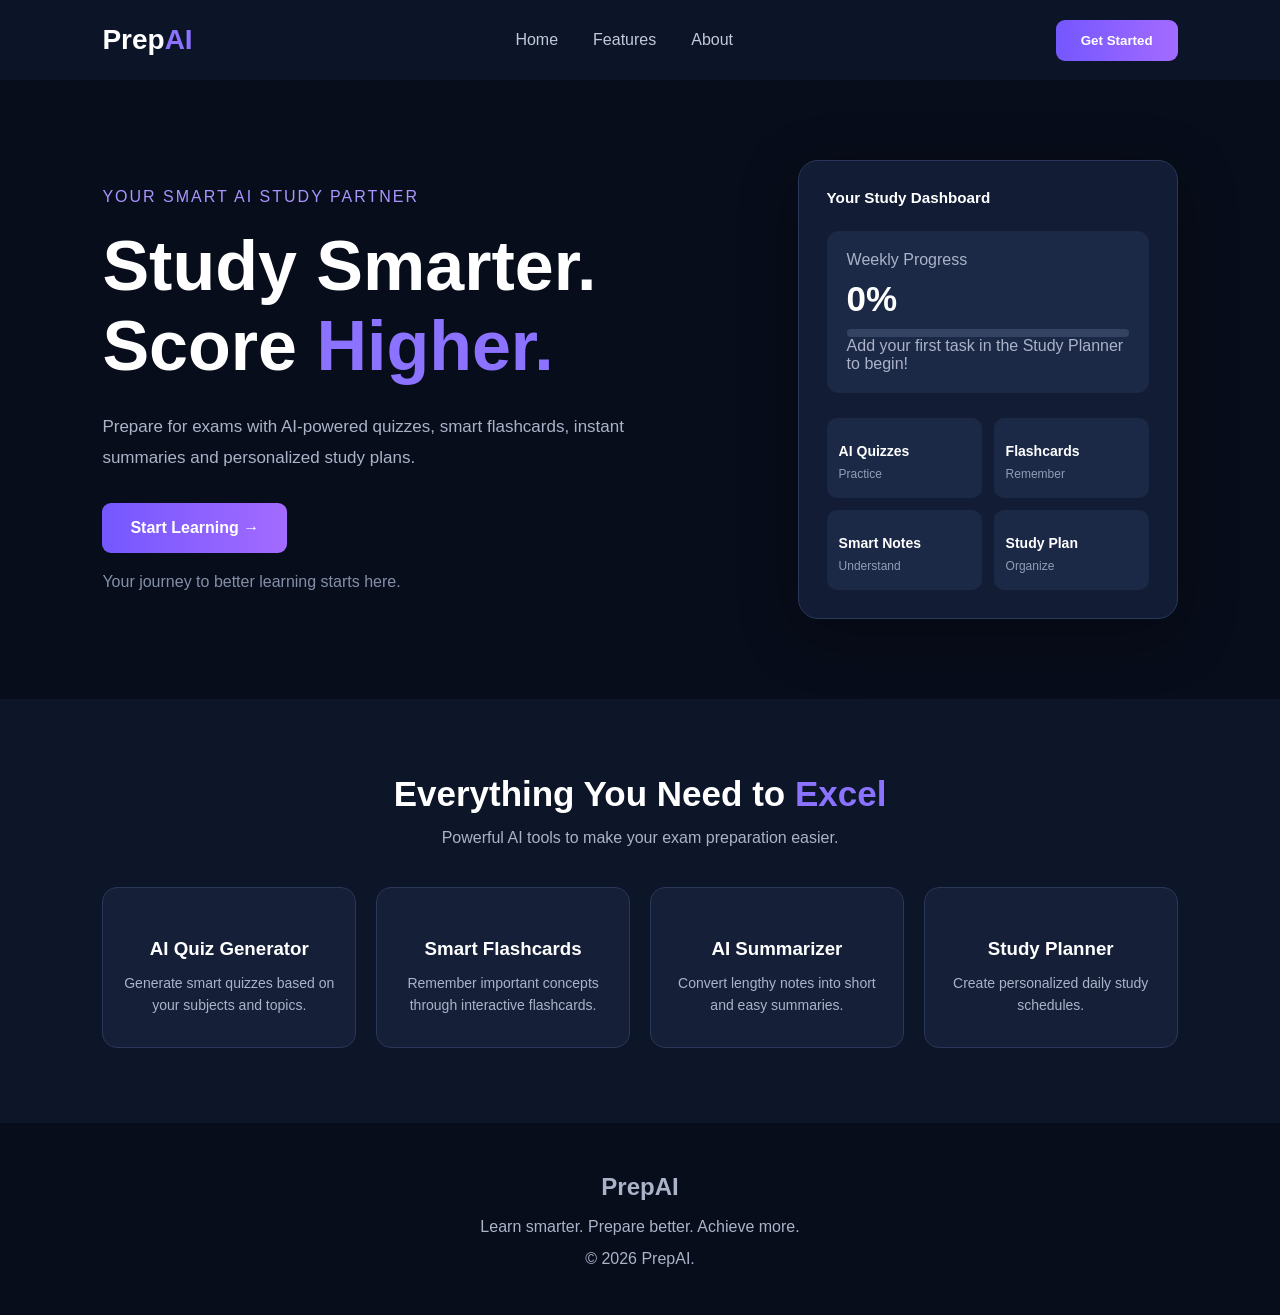
<file: index.html>
<!DOCTYPE html>
<html lang="en">
<head>
    <meta charset="UTF-8">
    <meta name="viewport" content="width=device-width, initial-scale=1.0">
    <title>PrepAI - Smart Exam Preparation</title>
    <link rel="stylesheet" href="style.css">
</head>
<body>

<header>
    <nav class="navbar">
        <h2 class="logo">Prep<span>AI</span></h2>

        <div class="nav-links">
            <a href="#home">Home</a>
            <a href="#features">Features</a>
            <a href="#about">About</a>
        </div>

        <button class="login-btn" onclick="startLearning()">
            Get Started
        </button>
    </nav>
</header>

<section class="hero" id="home">
    <div class="hero-content">
        <p class="tagline">YOUR SMART AI STUDY PARTNER</p>

        <h1>
            Study Smarter.<br>
            Score <span>Higher.</span>
        </h1>

        <p class="description">
            Prepare for exams with AI-powered quizzes,
            smart flashcards, instant summaries and
            personalized study plans.
        </p>

        <button class="primary-btn" onclick="startLearning()">
            Start Learning →
        </button>

        <p class="small-text">
            Your journey to better learning starts here.
        </p>
    </div>

    <div class="hero-card">
        <div class="card-top">
            <h3>Your Study Dashboard</h3>
        </div>
        <div class="progress-box">
            <p>Weekly Progress</p>

            <h2 id="progressText">0%</h2>

            <div class="progress-bar">
                <div class="progress-fill" id="progressBar"></div>
            </div>

            <p id="progressMessage">
                Add your first task in the study Planner to begin!
            </p>
        </div>

        <div class="dashboard-items">
            <div>
                <b>AI Quizzes</b>
                <span>Practice</span>
            </div>
            <div>
                <b>Flashcards</b>
                <span>Remember</span>
            </div>
            <div>
                <b>Smart Notes</b>
                <span>Understand</span>
            </div>
            <div>
                <b>Study Plan</b>
                <span>Organize</span>
            </div>
        </div>
    </div>
</section>

<section class="features" id="features">
    <h2>Everything You Need to <span>Excel</span></h2>
    <p class="section-description">
        Powerful AI tools to make your exam preparation easier.
    </p>

    <div class="feature-container">
        <div class="feature-card">
            <div class="feature-icon"></div>
            <h3>AI Quiz Generator</h3>
            <p>
                Generate smart quizzes based on your subjects and topics.
            </p>
        </div>
        <div class="feature-card">
            <div class="feature-icon"></div>
            <h3>Smart Flashcards</h3>
            <p>
                Remember important concepts through interactive flashcards.
            </p>
        </div>
        <div class="feature-card">
            <div class="feature-icon"></div>
            <h3>AI Summarizer</h3>
            <p>
                Convert lengthy notes into short and easy summaries.
            </p>
        </div>
        <div class="feature-card">
            <div class="feature-icon"></div>
            <h3>Study Planner</h3>
            <p>
                Create personalized daily study schedules.
            </p>
        </div>
    </div>
</section>

<footer id="about">  
    <h2>PrepAI</h2>
    <p>Learn smarter. Prepare better. Achieve more.</p>
    <p>© 2026 PrepAI. </p>
</footer>

<script src="script.js"></script>
</body>
</html>
</file>
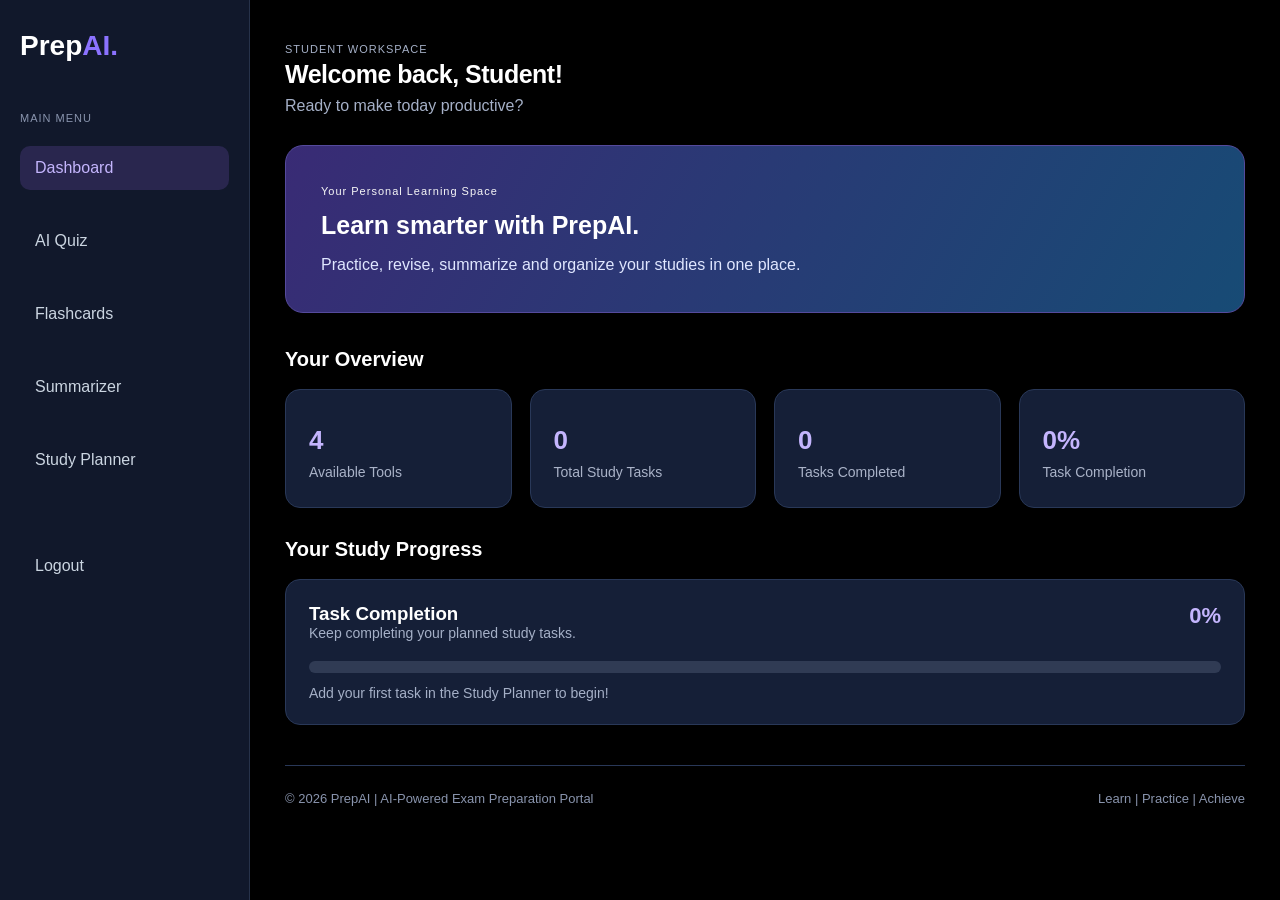
<file: dashboard.html>
<!DOCTYPE html>
<html lang="en">
<head>
    <meta charset="UTF-8">
    <meta name="viewport" content="width=device-width, initial-scale=1.0">
    <title>PrepAI - Student Dashboard</title>
    <link rel="stylesheet" href="style.css">
</head>

<body class="dashboard-page">

<div class="dashboard-layout">

    <aside class="sidebar">
        <h2 class="logo">Prep<span>AI.</span></h2>

        <p class="menu-title">MAIN MENU</p>

        <a class="side-link active" href="dashboard.html">Dashboard</a>
        <a class="side-link" href="quiz.html">AI Quiz</a>
        <a class="side-link" href="flashcards.html">Flashcards</a>
        <a class="side-link" href="summarizer.html">Summarizer</a>
        <a class="side-link" href="planner.html">Study Planner</a>

        <div class="sidebar-bottom">
            <a class="side-link logout" href="index.html">Logout</a>
        </div>
    </aside>

    <main class="dashboard-main">

        <header class="dashboard-header">
            <div>
                <p class="dashboard-eyebrow">STUDENT WORKSPACE</p>
                <h1>Welcome back, Student!</h1>
                <p>Ready to make today productive?</p>
            </div>
        </header>

        <section class="welcome-banner">
            <div>
                <span class="banner-label">
                    Your Personal Learning Space
                </span>

                <h2>Learn smarter with PrepAI.</h2>

                <p>
                    Practice, revise, summarize and organize
                    your studies in one place.
                </p>

            </div>
        </section>

        <section>
            <h2 class="section-heading">Your Overview</h2>

            <div class="stats-container">

                <div class="stat-card">
                    <h2 id="moduleCount">4</h2>
                    <p>Available Tools</p>
                </div>

                <div class="stat-card">
                    <h2 id="totalTasks">0</h2>
                    <p>Total Study Tasks</p>
                </div>

                <div class="stat-card">
                    <h2 id="completedTasks">0</h2>
                    <p>Tasks Completed</p>
                </div>

                <div class="stat-card">
                    <h2 id="completionRate">0%</h2>
                    <p>Task Completion</p>
                </div>

            </div>
        </section>

        <section class="progress-section">
            <h2 class="section-heading">Your Study Progress</h2>

            <div class="progress-card">

                <div class="progress-heading">
                    <div>
                        <h3>Task Completion</h3>
                        <p>
                            Keep completing your planned study tasks.
                        </p>
                    </div>

                    <strong id="progressText">0%</strong>
                </div>

                <div class="progress-track">
                    <div
                        class="progress-fill"
                        id="progressBar">
                    </div>
                </div>

                <p class="progress-message" id="progressMessage">
                    Add your first task in the Study Planner to begin!
                </p>

            </div>
        </section>

        <footer class="dashboard-footer">
            <p>
                © 2026 PrepAI | AI-Powered Exam Preparation Portal
            </p>

            <p>Learn | Practice | Achieve</p>
        </footer>

    </main>
</div>

<script src="script.js"></script>

</body>
</html>
</file>
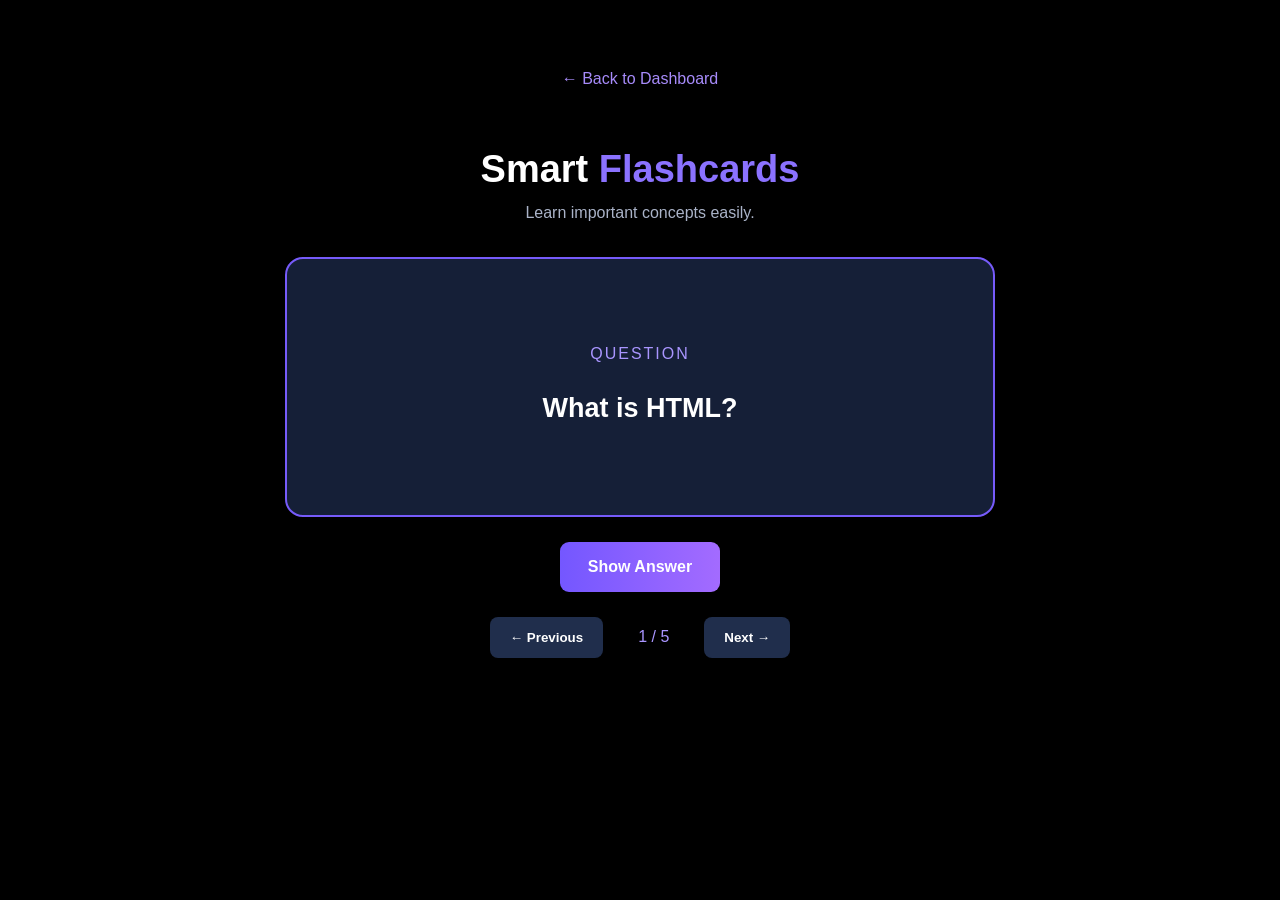
<file: flashcards.html>
<!DOCTYPE html>
<html lang="en">
<head>
    <meta charset="UTF-8">
    <meta name="viewport" content="width=device-width, initial-scale=1.0">
    <title>PrepAI - Flashcards</title>
    <link rel="stylesheet" href="style.css">
</head>

<body class="dashboard-page">

<div class="flashcard-page">

    <a href="dashboard.html" class="back-link">
        ← Back to Dashboard
    </a>

    <div class="flashcard-heading">
        <h1>Smart <span>Flashcards</span></h1>
        <p>Learn important concepts easily.</p>
    </div>

    <div class="flashcard" id="flashcard">
        <p id="card-label">QUESTION</p>
        <h2 id="card-text">What is HTML?</h2>
    </div>

    <button class="primary-btn show-answer"
        onclick="flipCard()"> 
        Show Answer
    </button>

    <div class="card-navigation">
        <button onclick="previousCard()">← Previous</button>
        <span id="card-number">1 / 5</span>
        <button onclick="nextCard()">Next →</button>
    </div>

</div>

<script src="script.js"></script>
</body>
</html>
</file>
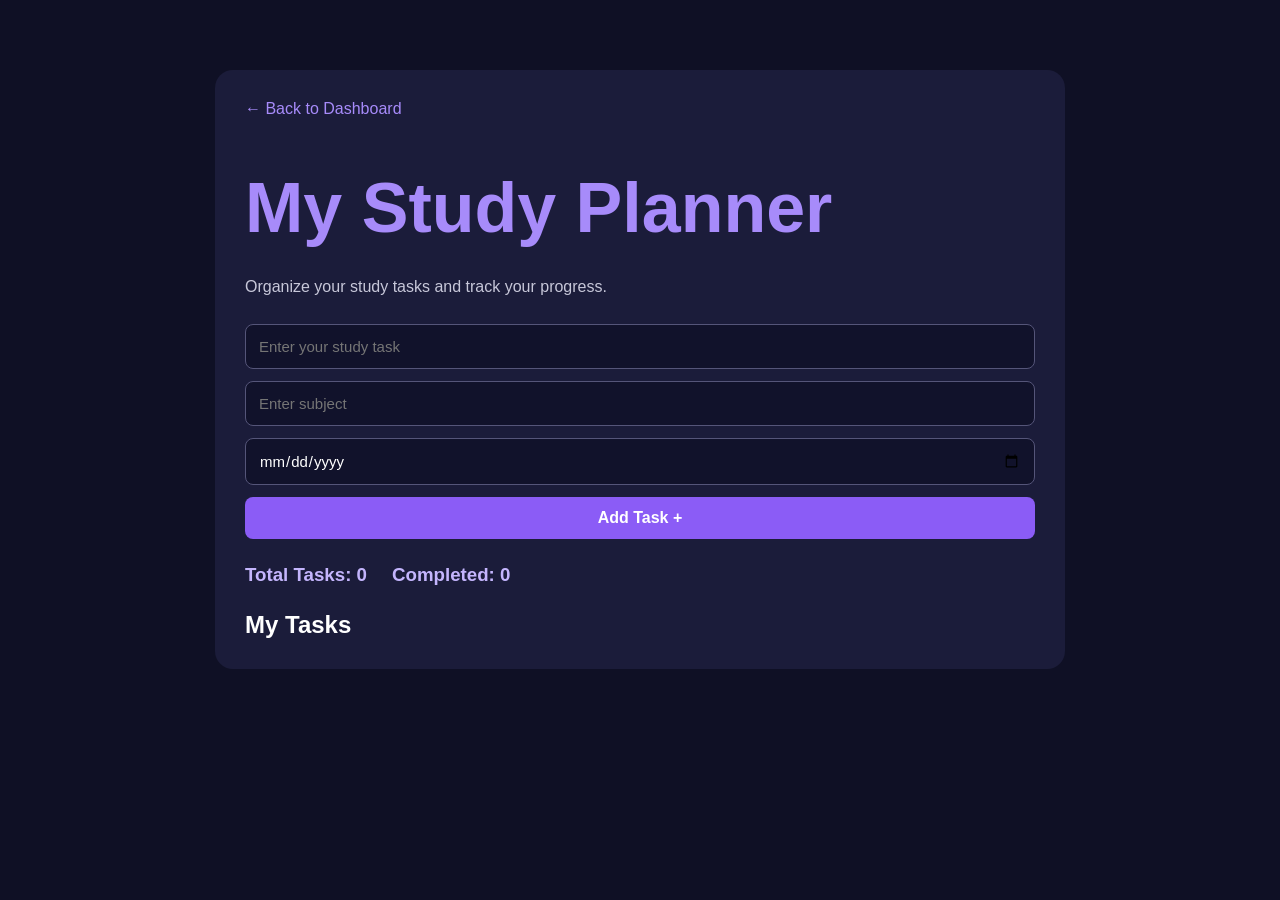
<file: planner.html>
<!DOCTYPE html>
<html lang="en">
<head>
    <meta charset="UTF-8">
    <meta name="viewport" content="width=device-width, initial-scale=1.0">
    <title>PrepAI - Study Planner</title>
    <link rel="stylesheet" href="style.css">
</head>
<body class="planner-page">

    <div class="planner-container">
        <a href="dashboard.html" class="back-link">← Back to Dashboard</a>

        <h1> My Study Planner</h1>
        <p>Organize your study tasks and track your progress.</p>

        <div class="planner-form">
            <input type="text" id="taskInput"
                   placeholder="Enter your study task">

            <input type="text" id="subjectInput"
                   placeholder="Enter subject">

            <input type="date" id="dateInput">

            <button onclick="addTask()">Add Task +</button>
        </div>

        <div class="planner-stats">
            <h3>Total Tasks: <span id="totalTasks">0</span></h3>
            <h3>Completed: <span id="completedTasks">0</span></h3>
        </div>

        <h2>My Tasks</h2>
        <div id="taskList"></div>
    </div>

    <script src="script.js"></script>
</body>
</html>
</file>
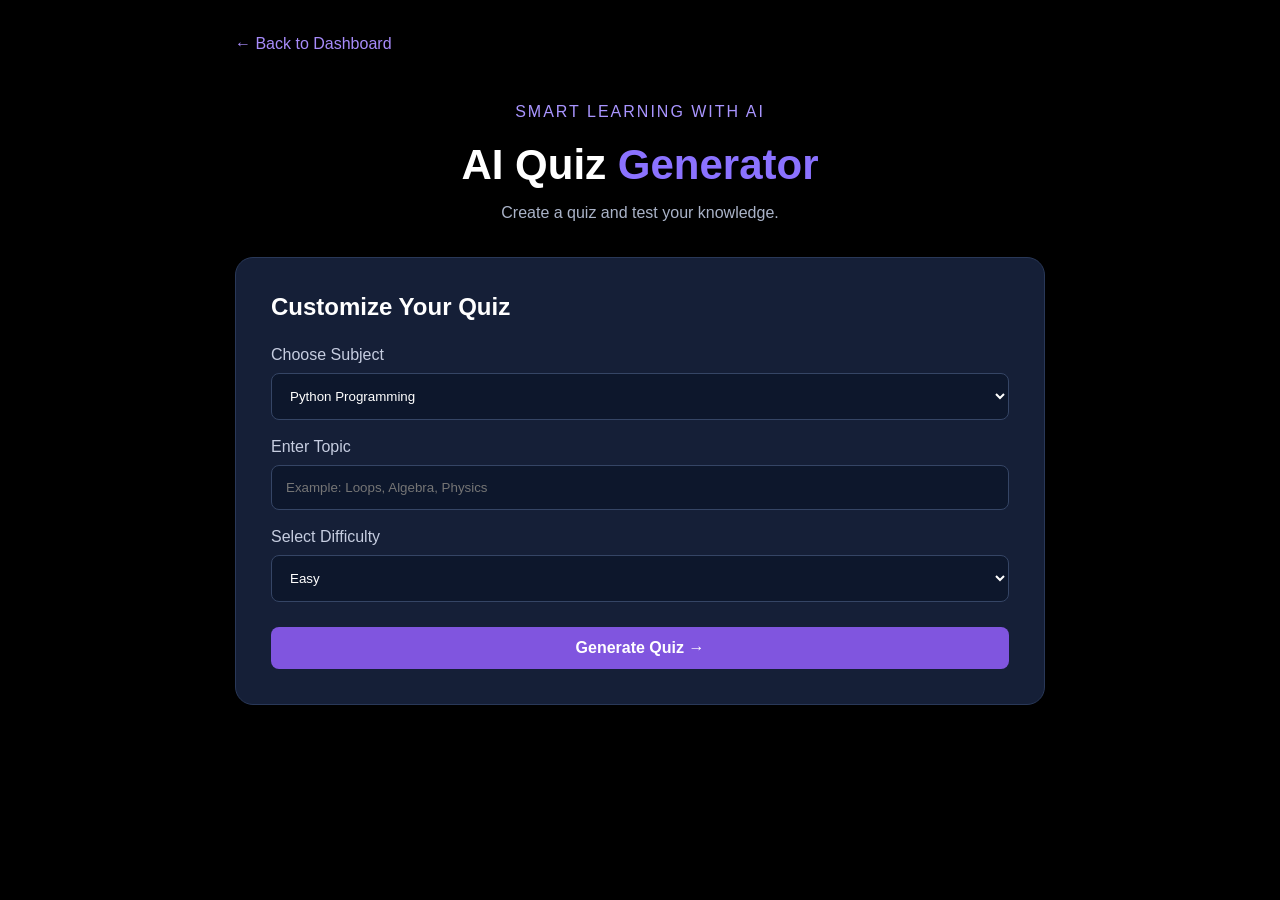
<file: quiz.html>
<!DOCTYPE html>
<html lang="en">
<head>
    <meta charset="UTF-8">
    <meta name="viewport" content="width=device-width, initial-scale=1.0">
    <title>PrepAI - AI Quiz Generator</title>
    <link rel="stylesheet" href="style.css">
</head>
<body class="dashboard-page">

<div class="quiz-wrapper">

    <a href="dashboard.html" class="back-link">← Back to Dashboard</a>

    <div class="quiz-heading">
        <p class="tagline"> SMART LEARNING WITH AI</p>
        <h1>AI Quiz <span>Generator</span></h1>
        <p>Create a quiz and test your knowledge.</p>
    </div>

    <div class="quiz-setup" id="quizSetup">
        <h2>Customize Your Quiz</h2>

        <label>Choose Subject</label>
        <select id="subject">
            <option value="Python">Python Programming</option>
            <option value="Mathematics">Mathematics</option>
            <option value="Science">Science</option>
        </select>

        <label>Enter Topic</label>
        <input type="text" id="topic"
            placeholder="Example: Loops, Algebra, Physics">

        <label>Select Difficulty</label>
        <select id="difficulty">
            <option>Easy</option>
            <option>Medium</option>
            <option>Hard</option>
        </select>

        <button class="primary-btn generate-btn"
            onclick="generateQuiz()">
            Generate Quiz →
        </button>
    </div>

    <div class="quiz-area" id="quizArea" style="display:none">
        <div class="quiz-top">
            <span id="quizSubject"></span>
            <span id="questionCount"></span>
        </div>

        <div class="progress-bar quiz-progress">
            <div class="progress-fill" id="quizProgress"></div>
        </div>

        <div id="questionContainer"></div>

        <button class="primary-btn generate-btn"
            id="nextButton" onclick="nextQuestion()">
            Next Question →
        </button>
    </div>

    <div class="result-area" id="resultArea" style="display:none">
        <div class="result-icon">🏆</div>
        <h2>Quiz Completed!</h2>
        <p>Your final score</p>
        <h1 id="finalScore">0/0</h1>
        <p id="resultMessage"></p>

        <button class="primary-btn"
            onclick="location.reload()">
            Try Again
        </button>
        <a href="dashboard.html" class="back-link">
            Back to Dashboard
        </a>
    </div>

</div>

<script src="script.js"></script>
</body>
</html>
</file>
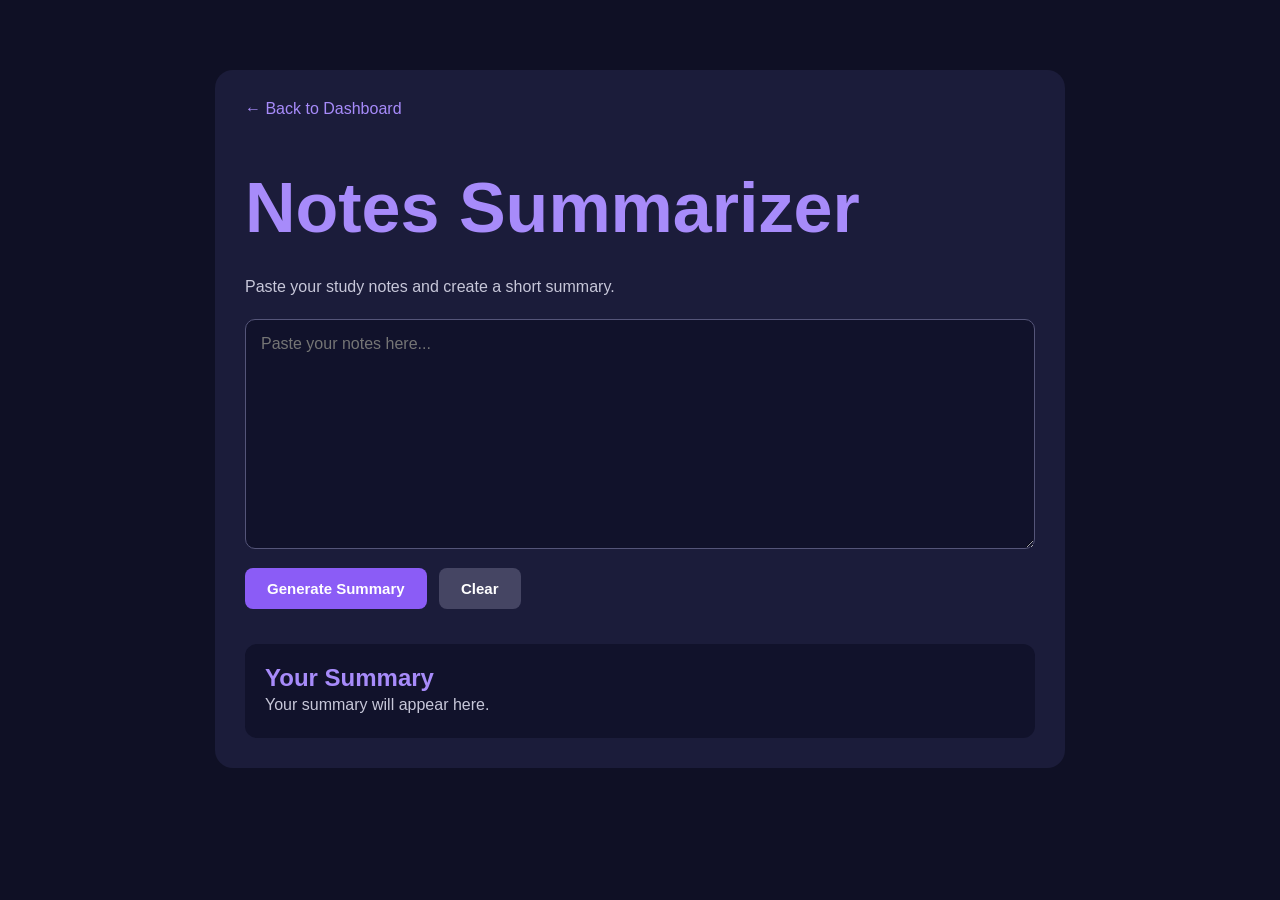
<file: summarizer.html>
<!DOCTYPE html>
<html lang="en">
<head>
    <meta charset="UTF-8">
    <meta name="viewport" content="width=device-width, initial-scale=1.0">
    <title>PrepAI - Notes Summarizer</title>
    <link rel="stylesheet" href="style.css">
</head>
<body class="summarizer-page">

    <div class="summarizer-container">
        <a href="dashboard.html" class="back-link">← Back to Dashboard</a>

        <h1> Notes Summarizer</h1>
        <p>Paste your study notes and create a short summary.</p>

        <textarea id="notesInput"
            placeholder="Paste your notes here..."></textarea>

        <button onclick="summarizeNotes()">Generate Summary</button>
        <button class="clear-button" onclick="clearNotes()">Clear</button>

        <div class="summary-result">
            <h2>Your Summary</h2>
            <p id="summaryOutput">Your summary will appear here.</p>
        </div>
    </div>

    <script src="script.js"></script>
</body>
</html>
</file>
<file: style.css>
:root {
    --bg: #080d1b;
    --panel: #151f37;
    --purple: #8b72ff;
    --light: #a995ff;
    --text: #f8fafc;
    --muted: #aab3c8;
    --border: #293858;
}

* {
    margin: 0;
    padding: 0;
    box-sizing: border-box;
    font-family: 'Segoe UI', sans-serif;
    scroll-behavior: smooth;
}

body {
    background: var(--bg);
    color: white;
}

button, a { transition: .25s; }
button { border: none; cursor: pointer; font-weight: 600; }

h1 span, .logo span, .features h2 span,
.flashcard-heading span { color: var(--purple); }

/* NAVBAR */

.navbar {
    height: 80px;
    padding: 0 8%;
    display: flex;
    align-items: center;
    justify-content: space-between;
    background: #0c1428;
}

.logo { font-size: 28px; }

.nav-links { display: flex; gap: 35px; }

.nav-links a {
    color: #c4c9d8;
    text-decoration: none;
}

.nav-links a:hover { color: var(--light); }

.login-btn, .primary-btn {
    padding: 13px 25px;
    border-radius: 9px;
    background: linear-gradient(90deg, #7457ff, #a36bff);
    color: white;
}

.primary-btn { padding: 16px 28px; font-size: 16px; }

/* HERO SECTION */

.hero {
    min-height: 570px;
    padding: 80px 8%;
    display: flex;
    align-items: center;
    justify-content: space-between;
    gap: 50px;
}

.hero-content { max-width: 550px; }

.tagline {
    color: var(--light);
    margin-bottom: 20px;
    letter-spacing: 2px;
}

h1 {
    font-size: clamp(45px, 6vw, 70px);
    line-height: 1.15;
    margin-bottom: 25px;
}

.description {
    color: var(--muted);
    font-size: 17px;
    line-height: 1.8;
    margin-bottom: 30px;
}

.small-text {
    margin-top: 20px;
    color: #8490a8;
}

/* HERO DASHBOARD CARD */

.hero-card {
    width: 380px;
    padding: 28px;
    border-radius: 20px;
    background: #121d35;
    border: 1px solid var(--border);
    box-shadow: 0 15px 60px #0005;
}

.card-top, .progress-heading {
    display: flex;
    justify-content: space-between;
}

.card-top { font-size: 13px; }
.card-top span { color: #46d9a1; }

.progress-box {
    margin: 25px 0;
    padding: 20px;
    border-radius: 12px;
    background: #1b2947;
}

.progress-box p, .stat-card p,
.tool-card p { color: var(--muted); }

.progress-box h2 {
    font-size: 35px;
    margin: 10px 0;
}

.progress-bar, .progress-track {
    height: 8px;
    background: #344361;
    border-radius: 10px;
}

.progress-fill {
    width: 0%;
    height: 100%;
    background: #9277ff;
    border-radius: inherit;
    transition: width 0.5s ease;
}

.dashboard-items {
    display: grid;
    grid-template-columns: repeat(2, 1fr);
    gap: 12px;
}

.dashboard-items div {
    padding: 17px 12px;
    border-radius: 10px;
    background: #1b2947;
    font-size: 14px;
}

.dashboard-items b, .dashboard-items span {
    display: block;
    margin-top: 8px;
}

.dashboard-items span {
    color: #929db5;
    font-size: 12px;
}

/* FEATURES */

.features {
    padding: 75px 8%;
    text-align: center;
    background: #0d1528;
}

.features h2 { font-size: 35px; }

.section-description {
    color: var(--muted);
    margin: 15px 0 40px;
}

.feature-container {
    display: grid;
    grid-template-columns: repeat(4, 1fr);
    gap: 20px;
}

.feature-card, .stat-card, .tool-card,
.activity-card, .progress-card {
    padding: 23px;
    border: 1px solid var(--border);
    border-radius: 15px;
    background: var(--panel);
}

.feature-card {
    padding: 30px 20px;
    transition: .3s;
}

.feature-card:hover {
    transform: translateY(-8px);
    border-color: var(--purple);
}

.feature-icon {
    font-size: 35px;
    margin-bottom: 20px;
}

.feature-card h3 { margin-bottom: 12px; }

.feature-card p {
    color: var(--muted);
    font-size: 14px;
    line-height: 1.6;
}

footer {
    padding: 40px;
    text-align: center;
    color: var(--muted);
    line-height: 2;
}

/* DASHBOARD */

.dashboard-page { background: black; }

.dashboard-layout {
    display: flex;
    min-height: 100vh;
}

.sidebar {
    width: 250px;
    padding: 30px 20px;
    display: flex;
    flex-direction: column;
    gap: 15px;
    flex-shrink: 0;
    background: #11182b;
    border-right: 1px solid #27324a;
}

.sidebar .logo { color: white; }

.menu-title {
    margin-top: 35px;
    color: #8994ad;
    font-size: 11px;
    letter-spacing: 1px;
}

.side-link {
    display: block;
    padding: 13px 15px;
    margin: 7px 0;
    border-radius: 10px;
    color: #cbd5e1;
    text-decoration: none;
}

.side-link:hover, .side-link.active {
    background: #29264e;
    color: #c4b5fd;
}

.sidebar-bottom { margin-top: 40px; }
.logout { margin-top: auto; }

.dashboard-main {
    width: 100%;
    min-width: 0;
    padding: 35px;
    -webkit-font-smoothing: antialiased;
}

.dashboard-header {
    display: flex;
    justify-content: space-between;
    align-items: center;
    gap: 20px;
    margin-bottom: 30px;
}

.dashboard-header h1 {
    margin: 5px 0;
    font-size: 25px;
    font-weight: 600;
    letter-spacing: -.5px;
}

.dashboard-header p { margin-top: 8px; color: #a5b0c7; }

.dashboard-eyebrow, .banner-label, .tool-tag {
    color: #f7f7f7;
    font-size: 11px;
    font-weight: 500;
    letter-spacing: 1px;
}

.profile {
    padding: 12px 18px;
    border-radius: 12px;
    background: #1c2740;
    white-space: nowrap;
}

/* WELCOME BANNER */

.welcome-banner {
    display: flex;
    justify-content: space-between;
    align-items: center;
    gap: 20px;
    padding: 35px;
    margin-bottom: 35px;
    border-radius: 18px;
    background: linear-gradient(120deg, #392b75, #174b75);
    border: 1px solid #554a9c;
}

.welcome-banner h2 {
    margin: 12px 0;
    font-size: 25px;
    font-weight: 600;
}

.welcome-banner p { color: #e0e7ff; line-height: 1.6; }
.banner-icon { font-size: 65px; }

.banner-button {
    display: inline-block;
    margin-top: 12px;
    padding: 11px 18px;
    border-radius: 8px;
    background: white;
    color: #31245e;
    text-decoration: none;
    font-weight: 600;
}

.section-heading {
    margin: 30px 0 18px;
    font-size: 20px;
    font-weight: 600;
}

.stats-container {
    display: grid;
    grid-template-columns: repeat(4, minmax(0, 1fr));
    gap: 18px;
}

.stat-card, .tool-card { transition: .25s; }

.stat-card:hover, .tool-card:hover {
    transform: translateY(-4px);
    border-color: #8b5cf6;
}

.stat-card span, .tool-card span { font-size: 25px; }

.stat-card h2 {
    margin: 12px 0 5px;
    color: #c4b5fd;
    font-size: 26px;
}

.stat-card p, .tool-card p {
    font-size: 14px;
    line-height: 1.6;
}

.tools-container {
    display: grid;
    grid-template-columns: repeat(2, minmax(0, 1fr));
    gap: 20px;
}

.tool-card {
    padding: 25px;
    scroll-margin-top: 25px;
}

.tool-icon { margin-bottom: 12px; font-size: 34px; }

.tool-card h3 {
    margin: 12px 0;
    font-size: 19px;
}

.tool-card p { min-height: 48px; }

.tool-card button, .generate-btn {
    margin-top: 15px;
    padding: 12px 18px;
    border-radius: 8px;
    background: #8055df;
    color: white;
}

.tool-card button:hover { background: #9b77ef; }

.progress-heading p, .progress-message {
    color: #a5b0c7;
    font-size: 14px;
}

.progress-heading strong {
    color: #c4b5fd;
    font-size: 22px;
}

.progress-track {
    height: 12px;
    margin: 20px 0 12px;
    overflow: hidden;
    background: #303b54;
}

.progress-card .progress-fill {
    width: 0%;
    background: linear-gradient(90deg, #8b5cf6, #22d3ee);
    transition: width .5s;
}

.activity-card p {
    padding: 12px 0;
    color: #c2cce0;
}

.dashboard-footer {
    display: flex;
    justify-content: space-between;
    flex-wrap: wrap;
    gap: 10px;
    margin-top: 40px;
    padding: 20px 0;
    border-top: 1px solid var(--border);
    color: #8994ad;
    font-size: 13px;
}

/* QUIZ GENERATOR */

.quiz-wrapper {
    max-width: 850px;
    margin: auto;
    padding: 35px 20px 70px;
}

.back-link {
    display: inline-block;
    margin-bottom: 25px;
    color: #a78bfa;
    text-decoration: none;
}

.quiz-heading {
    margin: 25px 0 35px;
    text-align: center;
}

.quiz-heading h1 {
    margin: 15px 0;
    font-size: 42px;
}

.quiz-heading p:last-child { color: var(--muted); }

.quiz-setup, .quiz-area, .result-area {
    padding: 35px;
    border: 1px solid var(--border);
    border-radius: 18px;
    background: var(--panel);
}

.quiz-setup h2 { margin-bottom: 25px; }

.quiz-setup label {
    display: block;
    margin: 18px 0 9px;
    color: #c6cde0;
}

.quiz-setup input, .quiz-setup select {
    width: 100%;
    padding: 14px;
    border: 1px solid #354565;
    border-radius: 8px;
    outline: none;
    background: #0d172c;
    color: white;
}

.generate-btn {
    width: 100%;
    margin-top: 25px;
}

.quiz-top {
    display: flex;
    justify-content: space-between;
    margin-bottom: 18px;
    color: var(--light);
}

.quiz-progress { margin-bottom: 30px; }

.question-title {
    margin-bottom: 25px;
    font-size: 22px;
    line-height: 1.5;
}

.option {
    display: block;
    width: 100%;
    margin: 12px 0;
    padding: 15px;
    border: 1px solid #344463;
    border-radius: 9px;
    background: #202e4c;
    color: white;
    text-align: left;
    font-size: 15px;
}

.option:hover { border-color: #987cff; }

.option.selected {
    background: #493c83;
    border-color: var(--light);
}

.option:disabled { cursor: default; opacity: 1; }

.option.correct {
    background: #155d48;
    border-color: #35d6a0;
}

.option.wrong {
    background: #6b303d;
    border-color: #ff7187;
}

.explanation {
    margin-top: 20px;
    padding: 15px;
    border-radius: 9px;
    background: #202e4c;
    color: #c9d2e6;
    line-height: 1.6;
}

.result-area { text-align: center; }
.result-icon { margin-bottom: 20px; font-size: 65px; }

.result-area h1 {
    margin: 15px;
    color: var(--light);
}

.result-area p { margin: 12px; color: #c2cce0; }

/* FLASHCARDS */

.flashcard-page {
    max-width: 750px;
    margin: 50px auto;
    padding: 20px;
    text-align: center;
}

.flashcard-heading { margin: 35px 0; }

.flashcard-heading h1 {
    margin-bottom: 12px;
    font-size: 38px;
}

.flashcard-heading p { color: var(--muted); }

.flashcard {
    min-height: 260px;
    display: flex;
    flex-direction: column;
    justify-content: center;
    align-items: center;
    gap: 25px;
    padding: 40px 20px;
    border: 2px solid #765bfa;
    border-radius: 18px;
    background: var(--panel);
}

.flashcard p {
    color: var(--light);
    letter-spacing: 2px;
}

.flashcard h2 { font-size: 27px; line-height: 1.5; }

.show-answer { margin: 25px 0; }

.card-navigation {
    display: flex;
    justify-content: center;
    align-items: center;
    gap: 35px;
}

.card-navigation button {
    padding: 13px 20px;
    border-radius: 8px;
    background: #202e4c;
    color: white;
}

.card-navigation span { color: var(--light); }

/* SUMMARIZER AND PLANNER */

.summarizer-page, .planner-page {
    min-height: 100vh;
    padding: 40px 20px;
    background: #0f1025;
    font-family: Arial, sans-serif;
}

.summarizer-container, .planner-container {
    max-width: 850px;
    margin: 30px auto;
    padding: 30px;
    border-radius: 18px;
    background: #1b1c3a;
}

.summarizer-container h1, .planner-container h1 {
    margin-top: 25px;
    color: #a78bfa;
}

.summarizer-container p, .planner-container p {
    color: #c7c7d9;
    line-height: 1.6;
}

#notesInput {
    width: 100%;
    min-height: 230px;
    margin-top: 20px;
    padding: 15px;
    border: 1px solid #555579;
    border-radius: 10px;
    background: #11122b;
    color: white;
    font-size: 16px;
    resize: vertical;
}

.summarizer-container button, .planner-form button {
    margin: 15px 8px 10px 0;
    padding: 12px 22px;
    border-radius: 8px;
    background: #8b5cf6;
    color: white;
    font-size: 15px;
}

.summarizer-container button:hover,
.planner-form button:hover { background: #7042d8; }

.summarizer-container .clear-button { background: #454563; }

.summary-result {
    margin-top: 25px;
    padding: 20px;
    border-radius: 12px;
    background: #11122b;
}

.summary-result h2 { color: #a78bfa; }
#summaryOutput { white-space: pre-wrap; }

/* STUDY PLANNER */

.planner-form {
    display: flex;
    flex-direction: column;
    gap: 12px;
    margin-top: 25px;
}

.planner-form input {
    padding: 13px;
    border: 1px solid #555579;
    border-radius: 8px;
    background: #11122b;
    color: white;
    font-size: 15px;
}

.planner-form button { margin: 0; font-size: 16px; }

.planner-stats {
    display: flex;
    flex-wrap: wrap;
    gap: 25px;
    margin: 25px 0;
    color: #c4b5fd;
}

.task-item {
    display: flex;
    flex-wrap: wrap;
    justify-content: space-between;
    align-items: center;
    gap: 12px;
    margin-top: 12px;
    padding: 16px;
    border-radius: 10px;
    background: #11122b;
}

.task-item h3 { margin-bottom: 6px; }
.task-item p { margin: 0; font-size: 14px; }

.task-item.completed h3 {
    color: #a1a1aa;
    text-decoration: line-through;
}

.task-actions { display: flex; gap: 8px; }

.task-actions button {
    padding: 8px 12px;
    border-radius: 6px;
    color: white;
}

.complete-btn { background: #16a34a; }
.delete-btn { background: #dc2626; }

/* RESPONSIVE DESIGN */

@media (max-width: 1000px) {
    .stats-container { grid-template-columns: repeat(2, 1fr); }
}

@media (max-width: 900px) {
    .hero {
        flex-direction: column;
        align-items: flex-start;
    }

    .feature-container { grid-template-columns: repeat(2, 1fr); }
}

@media (max-width: 650px) {
    .sidebar {
        width: 75px;
        padding: 15px 8px;
    }

    .sidebar .logo { font-size: 17px; }
    .menu-title { display: none; }

    .side-link {
        padding: 14px 4px;
        text-align: center;
        font-size: 0;
    }

    .side-link::first-letter { font-size: 20px; }

    .dashboard-main { padding: 18px; }

    .dashboard-header {
        flex-direction: column;
        align-items: flex-start;
    }

    .dashboard-header h1 { font-size: 23px; }
    .welcome-banner { padding: 22px; }
    .welcome-banner h2 { font-size: 21px; }
    .banner-icon { font-size: 40px; }

    .tools-container, .stats-container,
    .feature-container { grid-template-columns: 1fr; }

    .dashboard-footer { flex-direction: column; }
    .hero { padding: 55px 6%; }
    .navbar { padding: 0 5%; }
    .nav-links { display: none; }
    .hero-card { width: 100%; }

    .quiz-setup, .quiz-area, .result-area {
        padding: 22px;
    }

    .quiz-heading h1 { font-size: 34px; }
    .question-title { font-size: 19px; }

    .planner-container, .summarizer-container { padding: 20px; }

    .planner-stats {
        flex-direction: column;
        gap: 5px;
    }
}

@media (max-width: 500px) {
    .flashcard-heading h1 { font-size: 29px; }
    .card-navigation { gap: 12px; }
    .flashcard h2 { font-size: 23px; }
}
</file>
